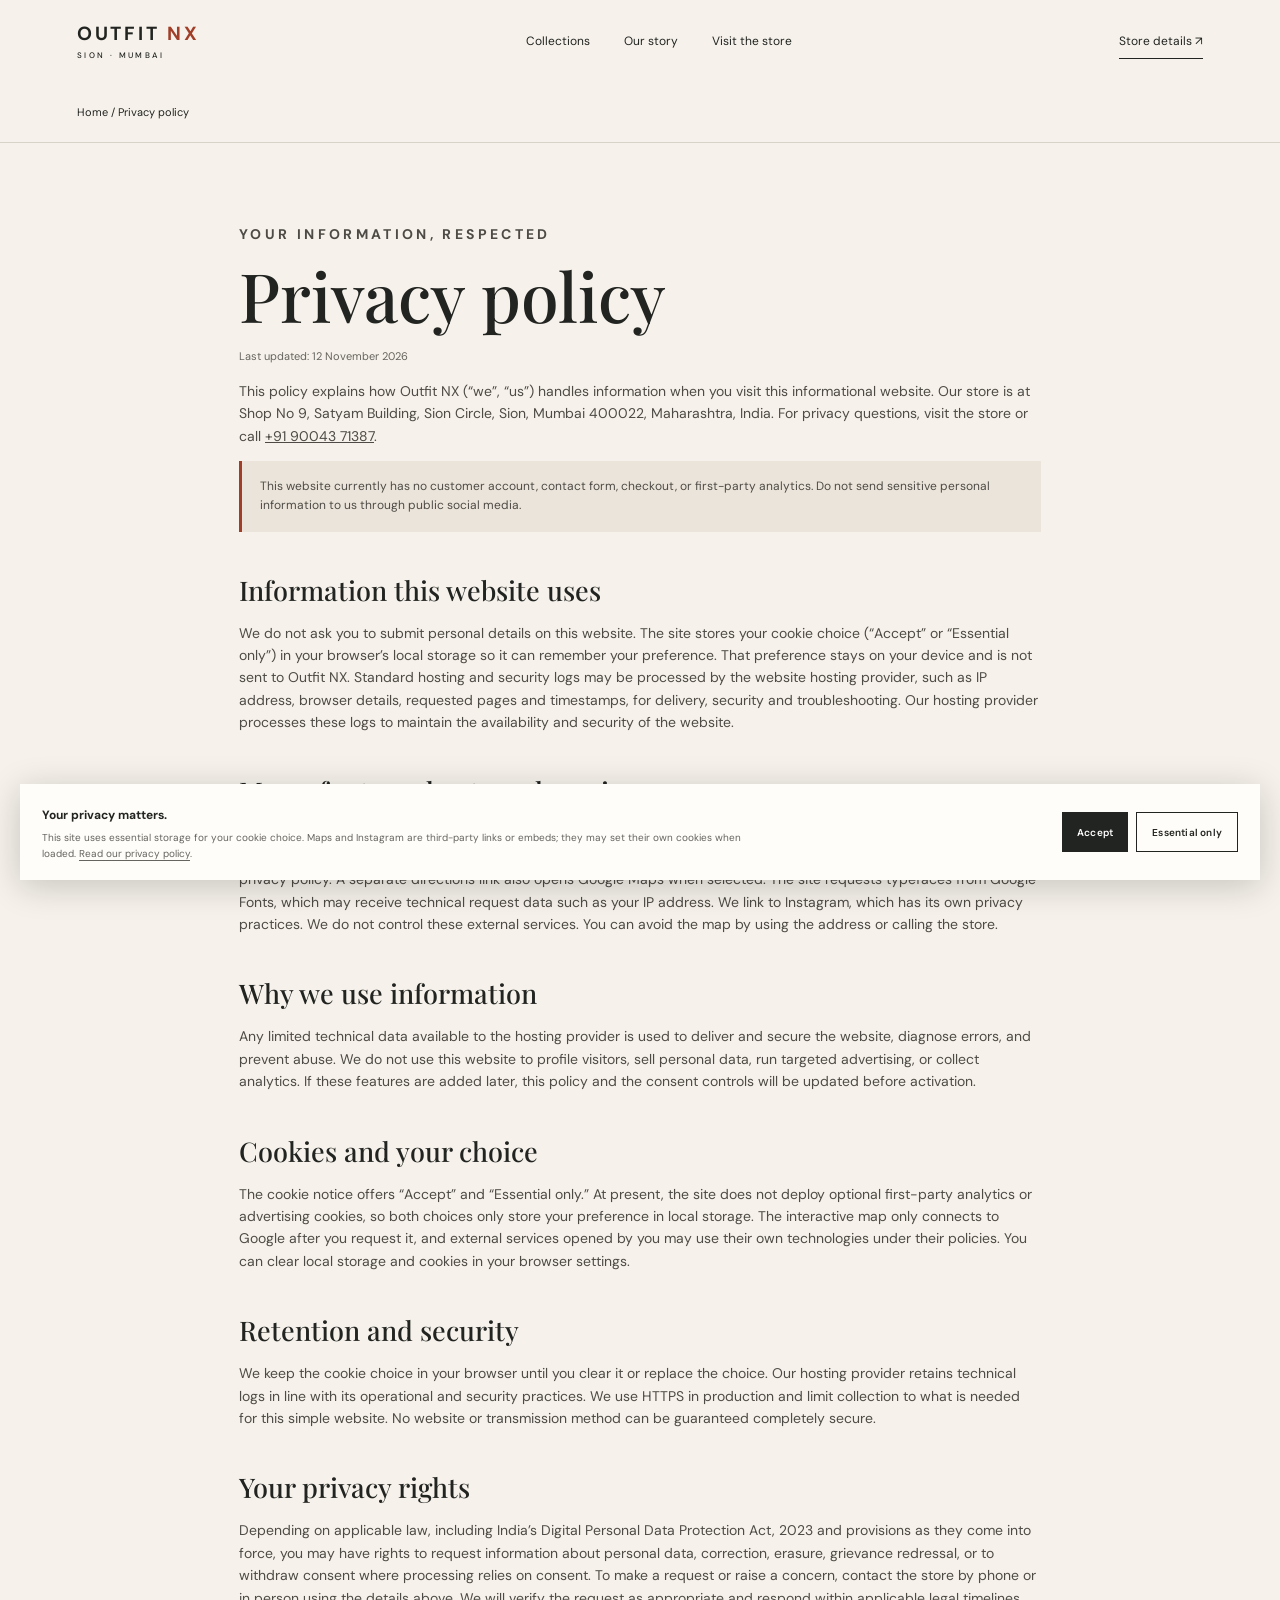
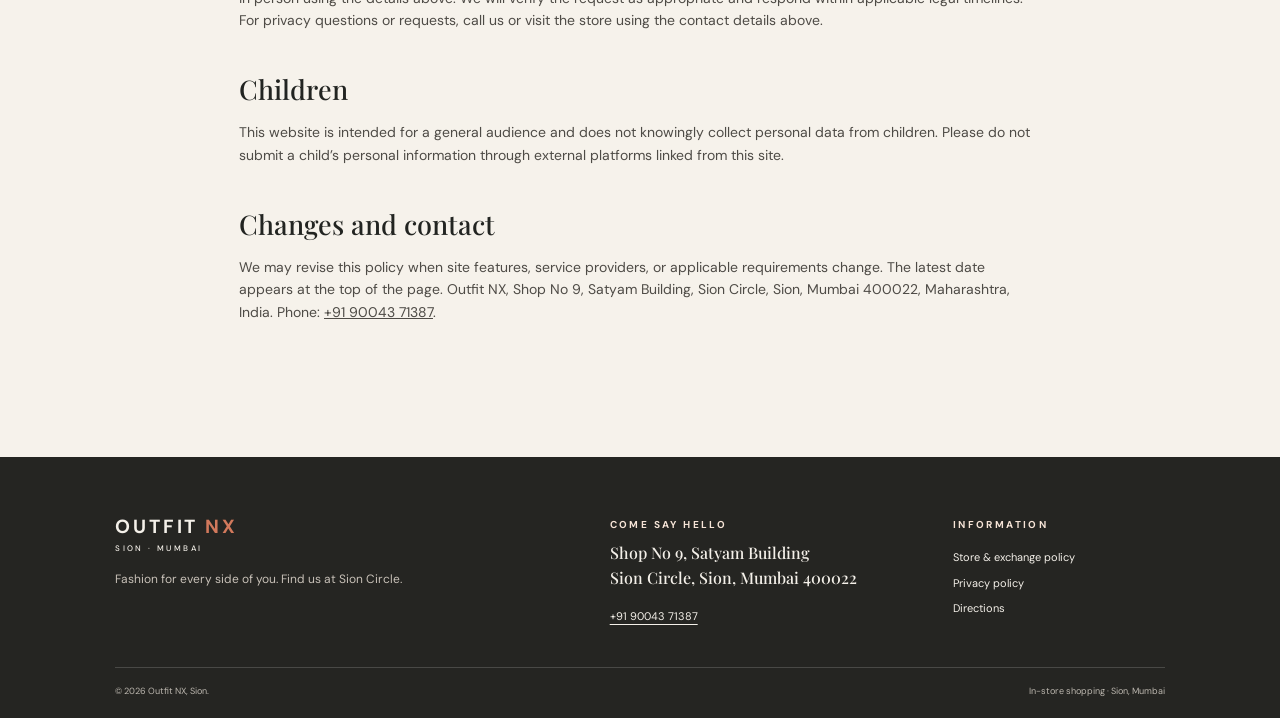
<file: privacy/index.html>
<!doctype html>
<html lang="en"><head><meta charset="utf-8"><meta name="viewport" content="width=device-width,initial-scale=1"><meta name="theme-color" content="#f6f2eb"><title>Privacy Policy | Outfit NX, Sion Mumbai</title><meta name="description" content="Learn how Outfit NX handles website data, cookie choices, third-party maps and privacy requests."><link rel="stylesheet" href="/styles.css"><script defer src="/script.js"></script></head><body><a class="skip-link" href="#main">Skip to content</a><header class="site-header"><a class="wordmark" href="/">OUTFIT <span>NX</span><i>SION · MUMBAI</i></a><nav class="desktop-nav" aria-label="Main navigation"><a href="/#collections">Collections</a><a href="/#story">Our story</a><a href="/#visit">Visit the store</a></nav><a class="header-cta" href="/#visit">Store details ↗</a></header><nav class="legal-nav" aria-label="Breadcrumb"><a href="/">Home</a> / Privacy policy</nav><main class="legal-page" id="main"><p class="eyebrow">YOUR INFORMATION, RESPECTED</p><h1>Privacy policy</h1><p class="legal-meta">Last updated: 12 November 2026</p><p>This policy explains how Outfit NX (“we”, “us”) handles information when you visit this informational website. Our store is at Shop No 9, Satyam Building, Sion Circle, Sion, Mumbai 400022, Maharashtra, India. For privacy questions, visit the store or call <a href="tel:+919004371387">+91 90043 71387</a>.</p><p class="callout">This website currently has no customer account, contact form, checkout, or first-party analytics. Do not send sensitive personal information to us through public social media.</p>
<h2>Information this website uses</h2><p>We do not ask you to submit personal details on this website. The site stores your cookie choice (“Accept” or “Essential only”) in your browser’s local storage so it can remember your preference. That preference stays on your device and is not sent to Outfit NX. Standard hosting and security logs may be processed by the website hosting provider, such as IP address, browser details, requested pages and timestamps, for delivery, security and troubleshooting. Our hosting provider processes these logs to maintain the availability and security of the website.</p>
<h2>Maps, fonts and external services</h2><p>The interactive Google Map is not loaded until you select “Load interactive map.” If you choose to load it, your browser connects to Google and may send technical data; Google may use cookies or similar technologies under its own terms and privacy policy. A separate directions link also opens Google Maps when selected. The site requests typefaces from Google Fonts, which may receive technical request data such as your IP address. We link to Instagram, which has its own privacy practices. We do not control these external services. You can avoid the map by using the address or calling the store.</p>
<h2>Why we use information</h2><p>Any limited technical data available to the hosting provider is used to deliver and secure the website, diagnose errors, and prevent abuse. We do not use this website to profile visitors, sell personal data, run targeted advertising, or collect analytics. If these features are added later, this policy and the consent controls will be updated before activation.</p>
<h2>Cookies and your choice</h2><p>The cookie notice offers “Accept” and “Essential only.” At present, the site does not deploy optional first-party analytics or advertising cookies, so both choices only store your preference in local storage. The interactive map only connects to Google after you request it, and external services opened by you may use their own technologies under their policies. You can clear local storage and cookies in your browser settings.</p>
<h2>Retention and security</h2><p>We keep the cookie choice in your browser until you clear it or replace the choice. Our hosting provider retains technical logs in line with its operational and security practices. We use HTTPS in production and limit collection to what is needed for this simple website. No website or transmission method can be guaranteed completely secure.</p>
<h2>Your privacy rights</h2><p>Depending on applicable law, including India’s Digital Personal Data Protection Act, 2023 and provisions as they come into force, you may have rights to request information about personal data, correction, erasure, grievance redressal, or to withdraw consent where processing relies on consent. To make a request or raise a concern, contact the store by phone or in person using the details above. We will verify the request as appropriate and respond within applicable legal timelines. For privacy questions or requests, call us or visit the store using the contact details above.</p>
<h2>Children</h2><p>This website is intended for a general audience and does not knowingly collect personal data from children. Please do not submit a child’s personal information through external platforms linked from this site.</p>
<h2>Changes and contact</h2><p>We may revise this policy when site features, service providers, or applicable requirements change. The latest date appears at the top of the page. Outfit NX, Shop No 9, Satyam Building, Sion Circle, Sion, Mumbai 400022, Maharashtra, India. Phone: <a href="tel:+919004371387">+91 90043 71387</a>.</p></main><footer class="site-footer"><div class="footer-main"><a class="wordmark footer-mark" href="/">OUTFIT <span>NX</span><i>SION · MUMBAI</i></a><p>Fashion for every side of you. Find us at Sion Circle.</p></div><div class="footer-address"><p class="eyebrow light">COME SAY HELLO</p><address>Shop No 9, Satyam Building<br>Sion Circle, Sion, Mumbai 400022</address><a href="tel:+919004371387">+91 90043 71387</a></div><div class="footer-links"><p class="eyebrow light">INFORMATION</p><a href="/store-policies/">Store & exchange policy</a><a href="/privacy/">Privacy policy</a><a href="/#visit">Directions</a></div><div class="footer-bottom"><span>© <span data-year>2026</span> Outfit NX, Sion.</span><span>In-store shopping · Sion, Mumbai</span></div></footer><aside class="cookie-banner" id="cookie-banner" aria-label="Cookie preferences" hidden><div><strong>Your privacy matters.</strong><p>This site uses essential storage for your cookie choice. Maps and Instagram are third-party links or embeds; they may set their own cookies when loaded. <a href="/privacy/">Read our privacy policy</a>.</p></div><div class="cookie-actions"><button class="button button-dark" id="cookie-accept">Accept</button><button class="button button-outline" id="cookie-reject">Essential only</button></div></aside></body></html>
</file>
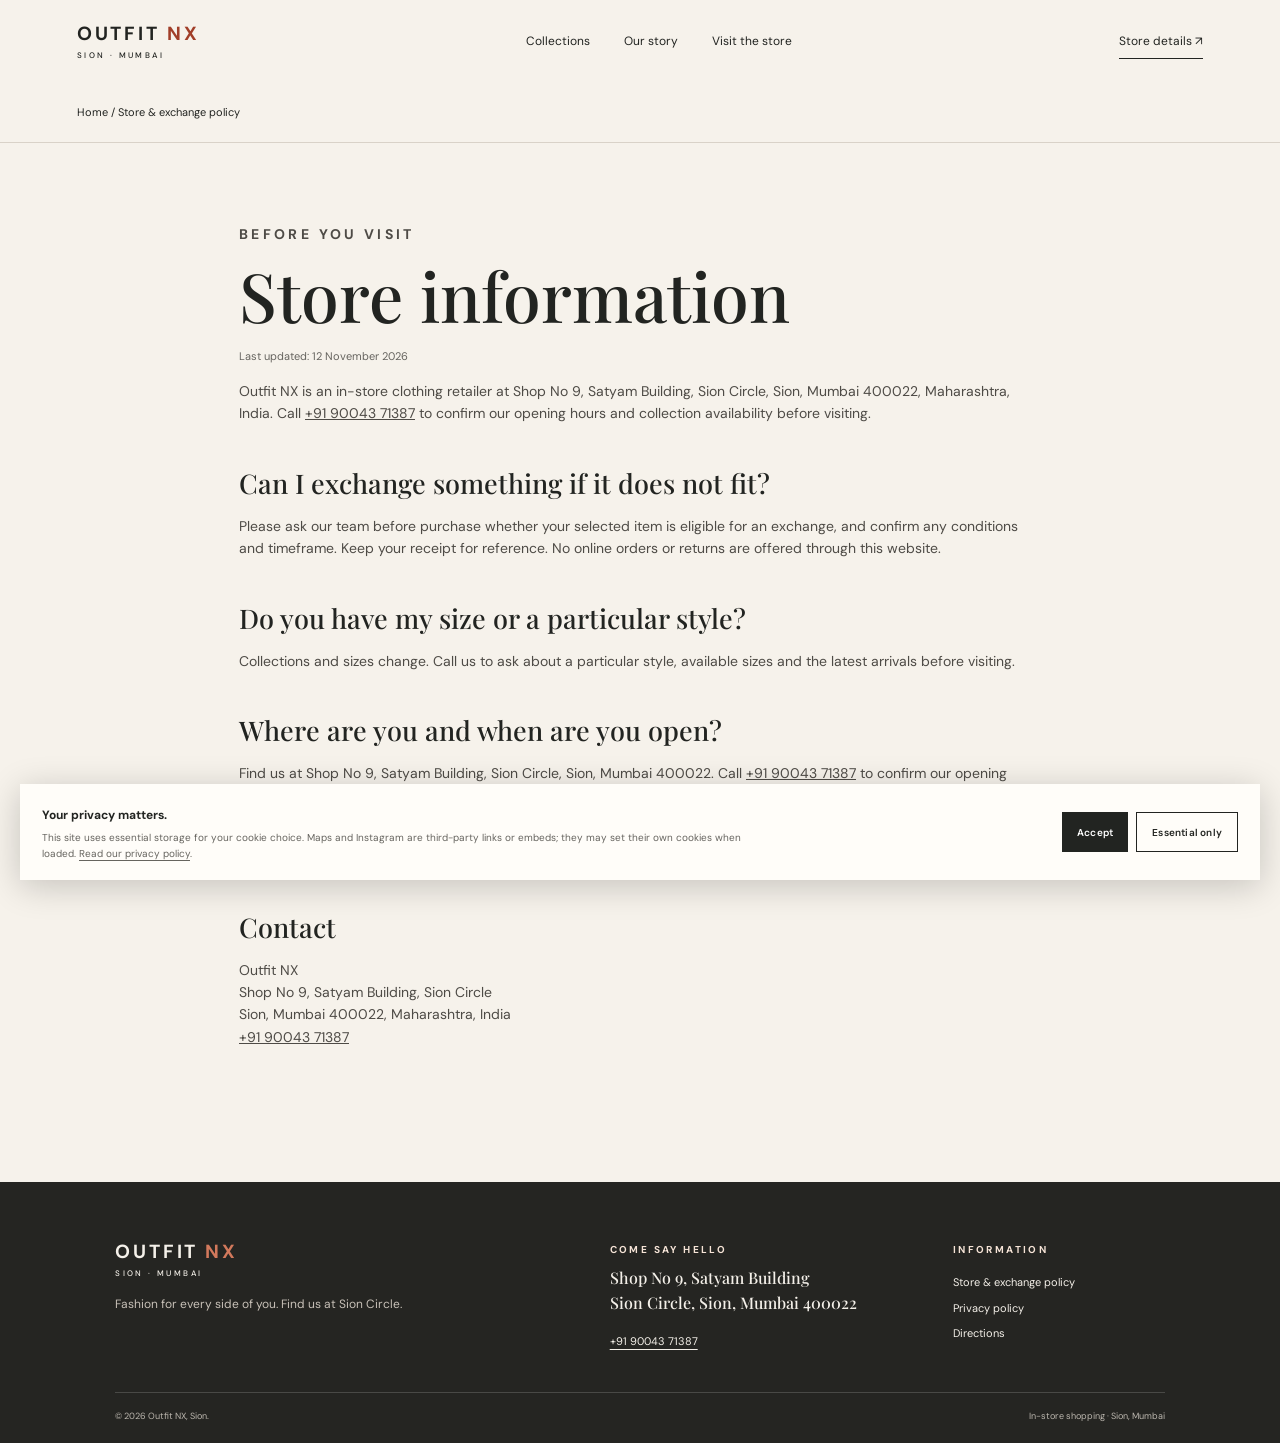
<file: store-policies/index.html>
<!doctype html>
<html lang="en"><head><meta charset="utf-8"><meta name="viewport" content="width=device-width,initial-scale=1"><meta name="theme-color" content="#f6f2eb"><title>Store & Exchange Policy | Outfit NX Sion</title><meta name="description" content="Check Outfit NX store contact details and ask about fit, exchange eligibility and current opening hours before purchasing in Sion, Mumbai."><link rel="stylesheet" href="/styles.css"><script defer src="/script.js"></script></head><body><a class="skip-link" href="#main">Skip to content</a><header class="site-header"><a class="wordmark" href="/">OUTFIT <span>NX</span><i>SION · MUMBAI</i></a><nav class="desktop-nav" aria-label="Main navigation"><a href="/#collections">Collections</a><a href="/#story">Our story</a><a href="/#visit">Visit the store</a></nav><a class="header-cta" href="/#visit">Store details ↗</a></header><nav class="legal-nav" aria-label="Breadcrumb"><a href="/">Home</a> / Store & exchange policy</nav><main class="legal-page" id="main"><p class="eyebrow">BEFORE YOU VISIT</p><h1>Store information</h1><p class="legal-meta">Last updated: 12 November 2026</p><p>Outfit NX is an in-store clothing retailer at Shop No 9, Satyam Building, Sion Circle, Sion, Mumbai 400022, Maharashtra, India. Call <a href="tel:+919004371387">+91 90043 71387</a> to confirm our opening hours and collection availability before visiting.</p><h2>Can I exchange something if it does not fit?</h2><p>Please ask our team before purchase whether your selected item is eligible for an exchange, and confirm any conditions and timeframe. Keep your receipt for reference. No online orders or returns are offered through this website.</p><h2>Do you have my size or a particular style?</h2><p>Collections and sizes change. Call us to ask about a particular style, available sizes and the latest arrivals before visiting.</p><h2>Where are you and when are you open?</h2><p>Find us at Shop No 9, Satyam Building, Sion Circle, Sion, Mumbai 400022. Call <a href="tel:+919004371387">+91 90043 71387</a> to confirm our opening hours before you visit.</p><p><a class="button button-dark" href="https://www.google.com/maps/search/?api=1&query=Outfit+NX%2C+Shop+No+9%2C+Satyam+Building%2C+Sion+Circle%2C+Mumbai+400022" target="_blank" rel="noopener">Get directions to store ↗</a></p><h2>Contact</h2><p>Outfit NX<br>Shop No 9, Satyam Building, Sion Circle<br>Sion, Mumbai 400022, Maharashtra, India<br><a href="tel:+919004371387">+91 90043 71387</a></p></main><footer class="site-footer"><div class="footer-main"><a class="wordmark footer-mark" href="/">OUTFIT <span>NX</span><i>SION · MUMBAI</i></a><p>Fashion for every side of you. Find us at Sion Circle.</p></div><div class="footer-address"><p class="eyebrow light">COME SAY HELLO</p><address>Shop No 9, Satyam Building<br>Sion Circle, Sion, Mumbai 400022</address><a href="tel:+919004371387">+91 90043 71387</a></div><div class="footer-links"><p class="eyebrow light">INFORMATION</p><a href="/store-policies/">Store & exchange policy</a><a href="/privacy/">Privacy policy</a><a href="/#visit">Directions</a></div><div class="footer-bottom"><span>© <span data-year>2026</span> Outfit NX, Sion.</span><span>In-store shopping · Sion, Mumbai</span></div></footer><aside class="cookie-banner" id="cookie-banner" aria-label="Cookie preferences" hidden><div><strong>Your privacy matters.</strong><p>This site uses essential storage for your cookie choice. Maps and Instagram are third-party links or embeds; they may set their own cookies when loaded. <a href="/privacy/">Read our privacy policy</a>.</p></div><div class="cookie-actions"><button class="button button-dark" id="cookie-accept">Accept</button><button class="button button-outline" id="cookie-reject">Essential only</button></div></aside></body></html>
</file>
<file: styles.css>
@import url('https://fonts.googleapis.com/css2?family=DM+Sans:wght@400;500;600;700&family=Playfair+Display:ital,wght@0,500;0,600;1,500;1,600&display=swap');
:root{--paper:#f6f2eb;--ink:#222421;--muted:#66645f;--rust:#a13e28;--line:#d9d2c8;--serif:'Playfair Display',Georgia,serif;--sans:'DM Sans',Arial,sans-serif}*{box-sizing:border-box}html{scroll-behavior:smooth;scroll-padding-top:90px}body{margin:0;background:var(--paper);color:var(--ink);font-family:var(--sans);font-size:15px;line-height:1.6}a{color:inherit}.skip-link{position:absolute;left:-9999px;top:0;background:var(--ink);color:white;padding:12px;z-index:99}.skip-link:focus{left:10px}.site-header{height:84px;padding:0 6vw;display:flex;align-items:center;justify-content:space-between;background:var(--paper);position:relative;z-index:3}.wordmark{font-weight:700;letter-spacing:.15em;text-decoration:none;font-size:19px;line-height:1.05}.wordmark span{color:var(--rust)}.wordmark i{display:block;font-style:normal;font-size:8px;letter-spacing:.3em;font-weight:500;margin-top:7px}.desktop-nav{display:flex;gap:34px}.desktop-nav a,.header-cta{text-decoration:none;font-size:12px}.desktop-nav a:hover,.footer-links a:hover,.footer-main>a:hover{text-decoration:underline;text-underline-offset:4px}.header-cta{border-bottom:1px solid var(--ink);padding:7px 0}.header-cta span{margin-left:8px}.hero{min-height:min(690px,75vw);height:calc(100svh - 84px);max-height:820px;position:relative;overflow:hidden;color:white;background:#523c34}.hero-photo,.hero-wash{position:absolute;inset:0;width:100%;height:100%;object-fit:cover}.hero-photo{object-position:center 38%}.hero-wash{background:linear-gradient(90deg,rgba(30,24,24,.66),rgba(30,24,24,.08) 78%),linear-gradient(0deg,rgba(20,16,16,.24),transparent 40%)}.hero-copy{position:absolute;left:10vw;top:50%;transform:translateY(-48%);max-width:570px}.eyebrow{font-size:10px;letter-spacing:.24em;font-weight:700;color:var(--rust);margin:0 0 18px}.eyebrow.light{color:#f6e4d7}.hero h1,.section-heading h2,.story h2,.closing-cta h2{font:500 clamp(48px,7vw,92px)/1.02 var(--serif);letter-spacing:-.04em;margin:0 0 22px}.hero h1 em,.section-heading h2 em,.story h2 em,.closing-cta h2 em{font-weight:500}.hero-copy>p:not(.eyebrow){max-width:400px;font-size:16px;color:#f5eee8;margin:0 0 30px}.button{border:0;min-height:48px;padding:0 22px;display:inline-flex;align-items:center;gap:20px;text-decoration:none;font:600 12px var(--sans);letter-spacing:.02em;cursor:pointer;transition:transform .2s,background .2s}.button:hover{transform:translateY(-2px)}.button-light{background:var(--paper);color:var(--ink)}.button-dark{background:var(--ink);color:white}.button-outline{border:1px solid var(--ink);background:transparent;color:var(--ink)}.hero-note{position:absolute;left:6vw;bottom:20px;font-size:10px;color:#fff;opacity:.85}.hero-index{position:absolute;right:6vw;bottom:22px;font-size:10px;letter-spacing:.2em}.intro-band{min-height:86px;display:flex;justify-content:center;align-items:center;gap:36px;border-bottom:1px solid var(--line);font:italic 16px var(--serif);color:#49443f}.intro-band span{font-size:13px;color:var(--rust)}.section-pad{padding:112px 9vw}.section-heading{display:flex;align-items:end;justify-content:space-between;gap:40px;margin-bottom:46px}.section-heading h2,.story h2{font-size:clamp(46px,5.7vw,72px);margin:0}.section-heading>p{max-width:330px;color:var(--muted);font-size:13px;margin:0 0 8px}.collection-grid{display:grid;grid-template-columns:1.03fr .97fr;grid-template-rows:340px 340px;gap:18px}.collection-card{display:block;position:relative;overflow:hidden;color:white;text-decoration:none;background:#77645c}.collection-card:first-child{grid-row:span 2}.collection-card img{width:100%;height:100%;object-fit:cover;transition:transform .65s}.collection-card:hover img{transform:scale(1.04)}.collection-card:after{content:'';position:absolute;inset:35% 0 0;background:linear-gradient(0deg,rgba(17,17,17,.68),transparent)}.card-number{position:absolute;z-index:1;top:21px;left:23px;font-size:9px;letter-spacing:.2em}.card-caption{position:absolute;z-index:1;bottom:24px;left:25px;right:25px;display:flex;justify-content:space-between;align-items:end}.card-caption>span{font:500 32px/1.04 var(--serif)}.card-caption>b{font-size:10px;font-weight:500}.image-disclosure{font-size:10px;color:var(--muted);margin-top:16px}.story{display:grid;grid-template-columns:1fr 1fr;background:#e9e3da;min-height:650px}.story-image{position:relative;min-height:630px}.story-image img{position:absolute;width:100%;height:100%;object-fit:cover}.story-image>span{position:absolute;bottom:20px;left:24px;color:white;font-size:9px;letter-spacing:.2em}.story-copy{max-width:620px;padding:10vw 8vw;align-self:center}.story-copy p:not(.eyebrow){font-size:13px;color:#57534e;max-width:490px}.text-link{display:inline-block;margin-top:20px;font-size:12px;font-weight:600;text-underline-offset:5px}.text-link span{margin-left:8px}.visit{padding-top:108px;padding-bottom:118px}.visit-grid{display:grid;grid-template-columns:.8fr 1.2fr;gap:8vw}.visit-details address,.footer-address address{font-style:normal;font:500 21px/1.55 var(--serif);margin:0 0 25px}.visit-row{border-top:1px solid var(--line);padding:12px 0;margin:0;display:flex;justify-content:space-between;gap:12px;font-size:11px}.visit-row span{color:var(--muted)}.visit-row a{font-weight:600;text-underline-offset:3px}.visit-row b{font-size:10px}.visit-details .button{margin-top:24px}.rating-note{display:flex;align-items:center;gap:12px;margin:28px 0 0;font-size:11px}.rating-note strong{font-size:15px}.rating-note span{color:var(--muted);font-size:10px}.map-wrap{height:440px;position:relative;background:#ddd}.map-wrap iframe{border:0;width:100%;height:100%}.map-link{position:absolute;right:13px;top:13px;background:var(--paper);padding:8px 12px;font-size:10px;text-decoration:none;box-shadow:0 1px 5px #0002}.closing-cta{background:#8d3627;color:white;text-align:center;padding:86px 20px 94px}.closing-cta h2{font-size:clamp(44px,6vw,72px);margin:0 auto 30px}.site-footer{background:#252522;color:#f4f0e9;padding:60px 9vw 20px;display:grid;grid-template-columns:1.5fr 1fr .7fr;gap:40px}.footer-mark{display:inline-block}.footer-mark span{color:#d2795c}.footer-main>p{color:#c8c1b8;max-width:300px;font-size:12px}.footer-main>a:not(.wordmark),.footer-address>a,.footer-links>a{font-size:11px;text-underline-offset:4px}.footer-address address{font-size:16px;margin:0 0 12px}.footer-address>a{display:inline-block}.footer-links{display:flex;flex-direction:column;align-items:flex-start;gap:8px}.footer-links .eyebrow,.footer-address .eyebrow{margin-bottom:8px}.footer-links a{text-decoration:none}.footer-bottom{border-top:1px solid #ffffff2a;padding-top:16px;grid-column:1/-1;display:flex;justify-content:space-between;color:#bcb7af;font-size:9px}.cookie-banner{position:fixed;z-index:10;left:20px;right:20px;bottom:20px;background:#fffdf9;padding:18px 22px;box-shadow:0 6px 35px #0003;display:flex;align-items:center;justify-content:space-between;gap:24px}.cookie-banner[hidden]{display:none}.cookie-banner strong{font-size:12px}.cookie-banner p{font-size:10px;max-width:700px;margin:4px 0 0;color:var(--muted)}.cookie-banner p a{text-underline-offset:3px}.cookie-actions{display:flex;gap:8px;flex-shrink:0}.cookie-actions .button{min-height:40px;padding:0 15px;font-size:10px}
.legal-page{max-width:850px;margin:auto;padding:80px 24px 120px}.legal-page h1{font:500 clamp(44px,7vw,68px)/1.05 var(--serif);margin:0 0 18px}.legal-page h2{font:500 27px var(--serif);margin:40px 0 8px}.legal-page p,.legal-page li{color:#4e4b46;font-size:14px}.legal-page .eyebrow{margin-bottom:14px}.legal-page .legal-meta{font-size:11px;color:var(--muted)}.legal-page .callout{padding:16px 18px;background:#ebe4da;border-left:3px solid var(--rust);font-size:12px}.legal-nav{padding:20px 6vw;border-bottom:1px solid var(--line);font-size:11px}.legal-nav a{text-decoration:none}
.map-placeholder{height:100%;padding:32px;display:flex;flex-direction:column;align-items:flex-start;justify-content:center;background:linear-gradient(135deg,#e6dfd4,#f4eee4);}.map-placeholder p{font:500 25px/1.25 var(--serif);max-width:320px;margin:0 0 20px}.map-placeholder>a{font-size:10px;margin-top:14px;text-underline-offset:4px}.map-wrap>iframe{border:0;width:100%;height:100%}
.social-callout{margin-top:38px;padding:22px 25px;border:1px solid var(--line);display:flex;justify-content:space-between;align-items:center;gap:20px}.social-callout .eyebrow{margin-bottom:5px}.social-callout p:not(.eyebrow){margin:0;color:var(--muted);font-size:12px}.social-callout>a{display:flex;align-items:center;gap:24px;text-decoration:none;font-size:13px;font-weight:600}.social-callout>a span{text-underline-offset:4px}.social-callout>a:hover span{text-decoration:underline}.social-callout>a b{font-size:10px;font-weight:500;padding:10px 14px;background:#222421;color:white;white-space:nowrap}
@media(max-width:760px){.social-callout{margin-top:25px;padding:17px;align-items:flex-start}.social-callout>a{flex-direction:column;align-items:flex-end;gap:7px;font-size:12px}.social-callout>a b{padding:9px 11px}}
@media(max-width:760px){.site-header{height:70px;padding:0 5vw}.wordmark{font-size:17px}.desktop-nav{display:none}.header-cta{font-size:10px}.hero{height:calc(88svh - 70px);min-height:560px;max-height:750px}.hero-photo{object-position:58% center}.hero-wash{background:linear-gradient(90deg,rgba(25,20,20,.62),rgba(25,20,20,.05)),linear-gradient(0deg,rgba(20,16,16,.4),transparent 60%)}.hero-copy{left:7vw;right:7vw;top:54%}.hero h1{font-size:clamp(52px,13vw,74px)}.hero-copy>p:not(.eyebrow){max-width:300px;font-size:14px}.intro-band{gap:12px;min-height:65px;flex-wrap:wrap;padding:14px;font-size:12px}.intro-band p{margin:0}.intro-band p:last-child,.intro-band span:last-of-type{display:none}.section-pad{padding:76px 6vw}.section-heading{display:block;margin-bottom:28px}.section-heading>p{margin-top:18px}.collection-grid{grid-template-columns:1fr 1fr;grid-template-rows:330px 240px;gap:9px}.collection-card:first-child{grid-row:auto;grid-column:1/-1}.collection-card:first-child img{object-position:center 42%}.card-number{left:12px;top:13px;font-size:8px}.card-caption{left:13px;right:13px;bottom:14px}.card-caption>span{font-size:24px}.card-caption>b{font-size:8px}.image-disclosure{line-height:1.5}.story{grid-template-columns:1fr}.story-image{min-height:420px;max-height:500px}.story-copy{padding:64px 8vw}.visit-grid{grid-template-columns:1fr;gap:38px}.map-wrap{height:340px}.visit{padding-top:78px;padding-bottom:84px}.closing-cta{padding:70px 18px}.site-footer{padding:48px 7vw 18px;grid-template-columns:1fr 1fr;gap:34px 18px}.footer-main{grid-column:1/-1}.footer-bottom{font-size:8px}.cookie-banner{left:10px;right:10px;bottom:10px;padding:15px;display:block}.cookie-actions{margin-top:12px}.cookie-actions .button{flex:1;justify-content:center}.legal-page{padding:55px 7vw 85px}.legal-nav{padding:16px 7vw}}
@media(prefers-reduced-motion:reduce){*,*::before,*::after{scroll-behavior:auto!important;transition:none!important}}
</file>
